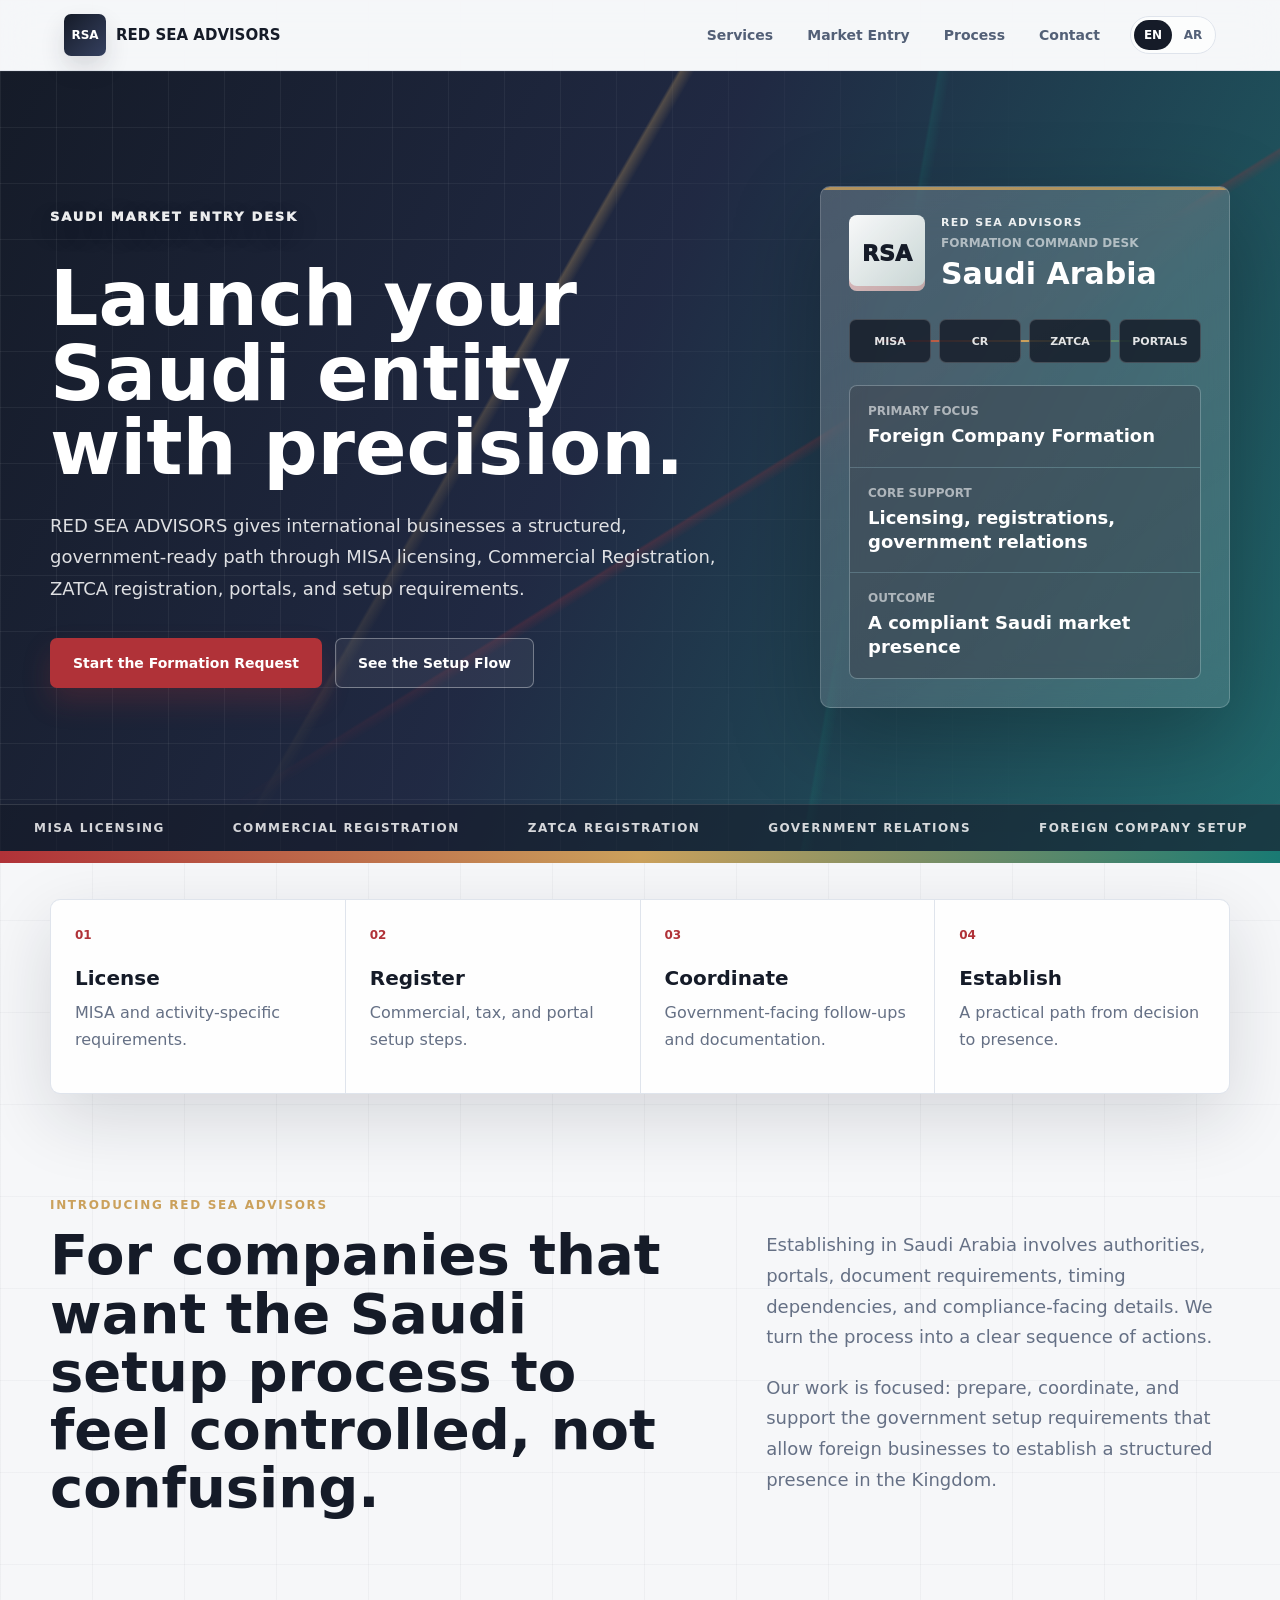
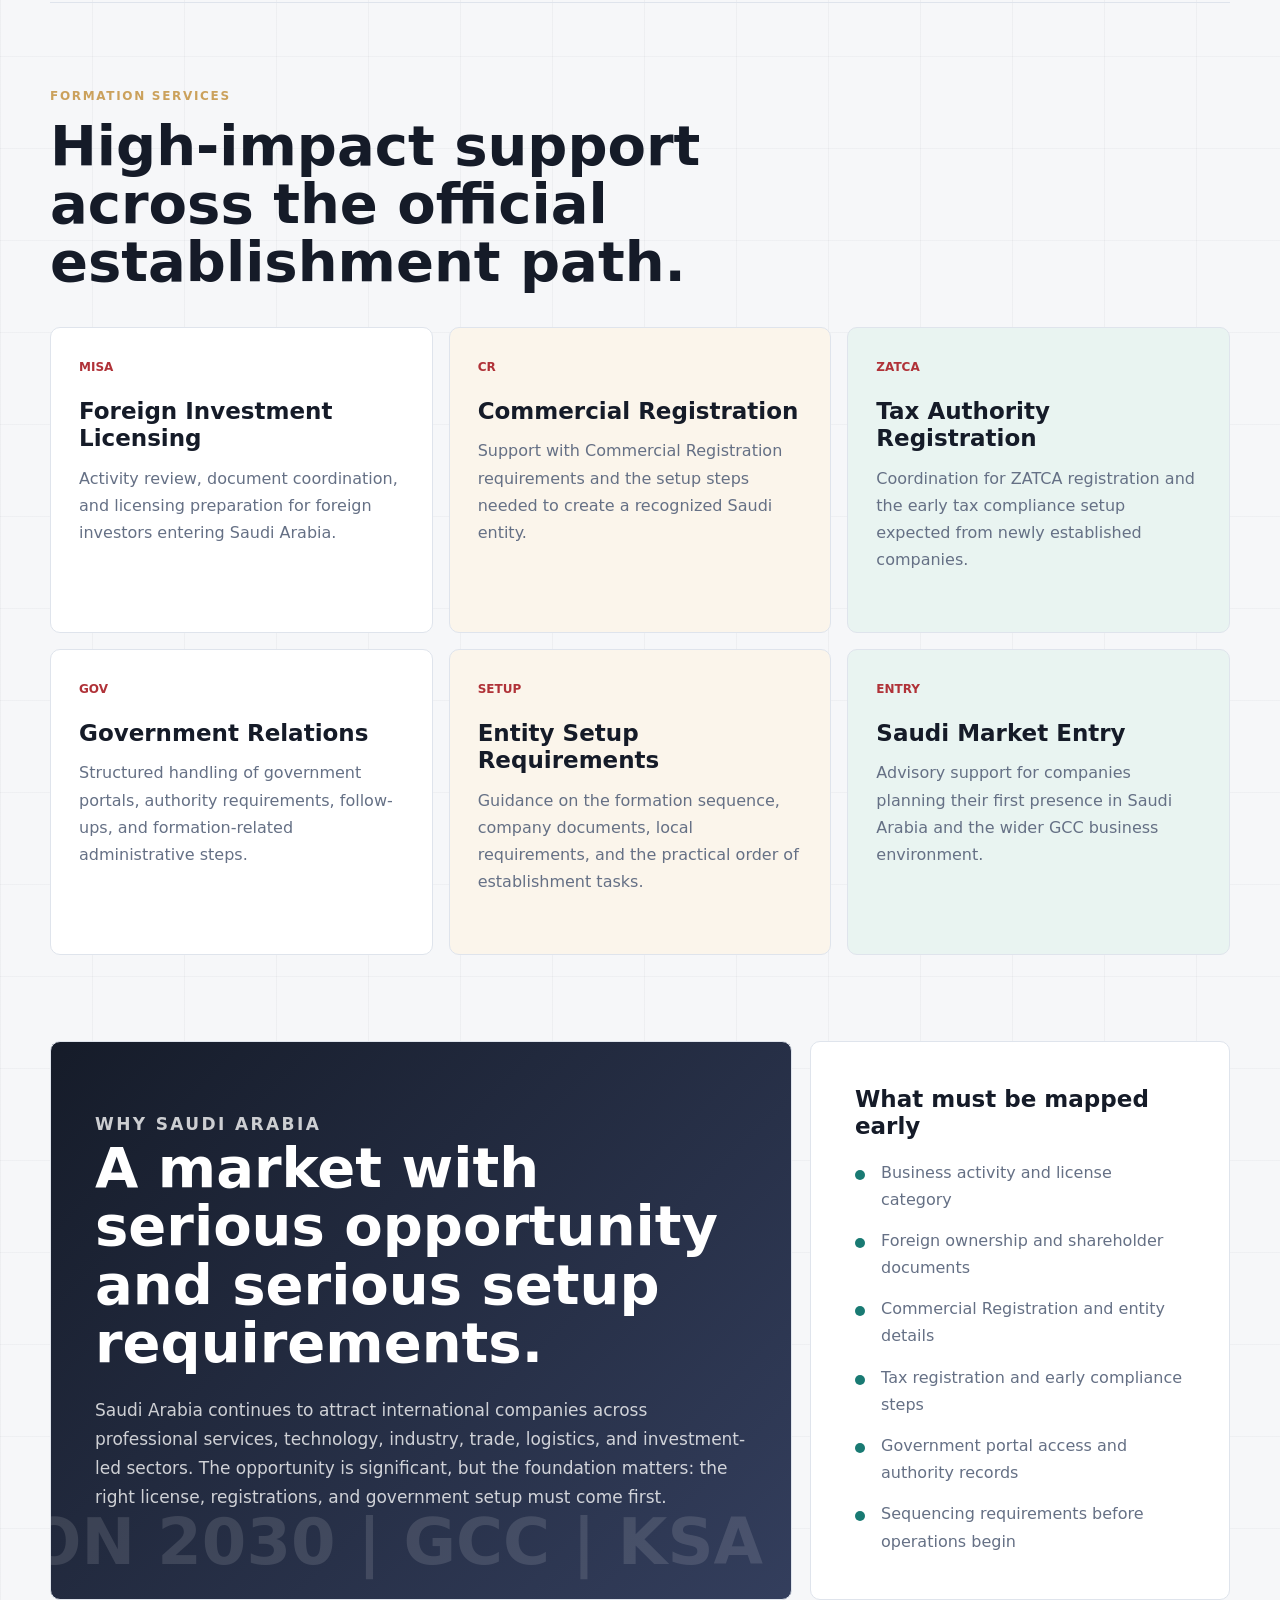
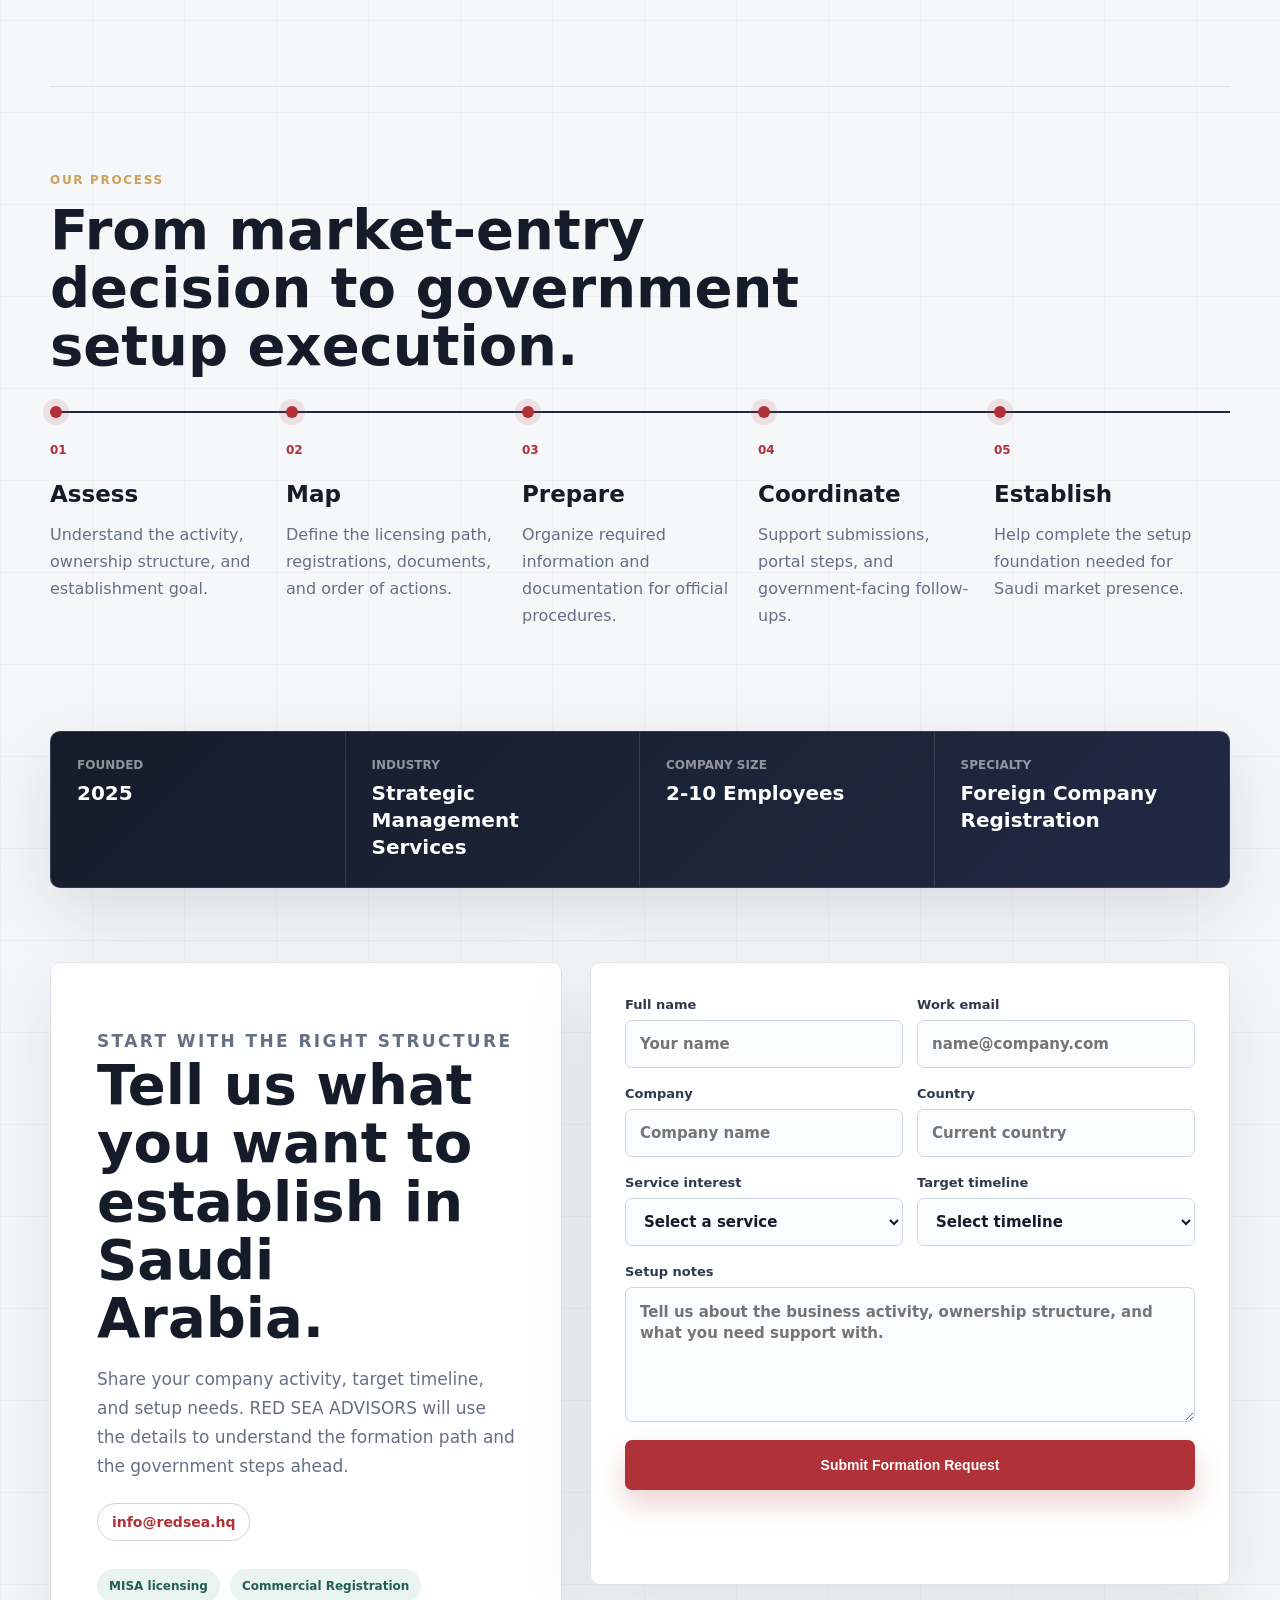
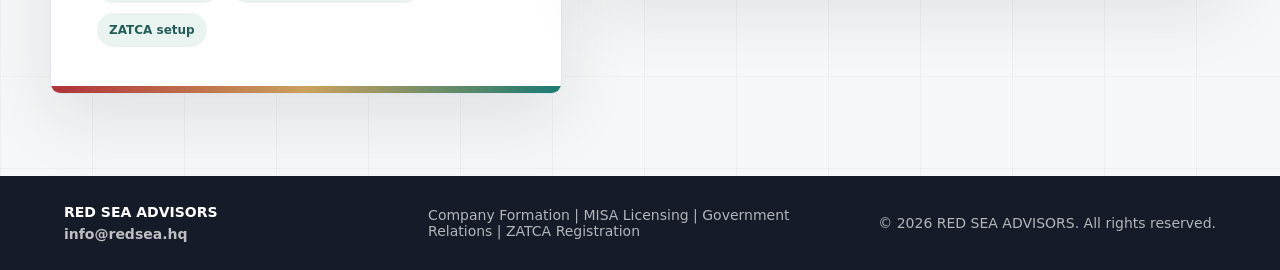
<file: index.html>
<!doctype html>
<html lang="en">
  <head>
    <meta charset="utf-8" />
    <meta name="viewport" content="width=device-width, initial-scale=1" />
    <title>RED SEA ADVISORS | Saudi Company Formation & Market Entry</title>
    <meta
      name="description"
      content="RED SEA ADVISORS supports international businesses with company formation, MISA licensing, commercial registration, ZATCA registration, and government setup in Saudi Arabia."
    />
    <meta property="og:title" content="RED SEA ADVISORS | Saudi Company Formation" />
    <meta
      property="og:description"
      content="Structured support for MISA licensing, Commercial Registration, ZATCA registration, and foreign company setup in Saudi Arabia."
    />
    <meta property="og:type" content="website" />
    <meta property="og:url" content="https://redseahq.com" />
    <meta name="twitter:card" content="summary_large_image" />
    <link rel="stylesheet" href="styles.css" />
    <script src="script.js" defer></script>
    <script type="application/ld+json">
      {
        "@context": "https://schema.org",
        "@type": "Organization",
        "name": "RED SEA ADVISORS",
        "url": "https://redseahq.com",
        "foundingDate": "2025",
        "industry": "Strategic Management Services",
        "description": "Company formation, licensing, registrations, and government setup support for international businesses entering Saudi Arabia.",
        "areaServed": "Saudi Arabia"
      }
    </script>
  </head>
  <body>
    <div class="scroll-progress" aria-hidden="true"></div>

    <header class="site-header">
      <a class="brand" href="#top" aria-label="RED SEA ADVISORS home">
        <span class="brand-mark" aria-hidden="true">RSA</span>
        <span class="brand-name">RED SEA ADVISORS</span>
      </a>
      <div class="header-actions">
        <nav aria-label="Main navigation">
          <a href="#services" data-i18n="nav_services">Services</a>
          <a href="#entry" data-i18n="nav_entry">Market Entry</a>
          <a href="#process" data-i18n="nav_process">Process</a>
          <a href="#contact" data-i18n="nav_contact">Contact</a>
        </nav>
        <div class="language-switch" aria-label="Language switcher">
          <button class="is-active" type="button" data-lang="en">EN</button>
          <button type="button" data-lang="ar">AR</button>
        </div>
      </div>
    </header>

    <main id="top">
      <section class="hero">
        <div class="hero-grid" aria-hidden="true"></div>
        <div class="hero-route" aria-hidden="true"></div>
        <div class="hero-layout">
          <div class="hero-copy reveal">
            <p class="eyebrow" data-i18n="hero_kicker">Saudi market entry desk</p>
            <h1 data-i18n="hero_title">Launch your Saudi entity with precision.</h1>
            <p data-i18n="hero_body">
              RED SEA ADVISORS gives international businesses a structured,
              government-ready path through MISA licensing, Commercial
              Registration, ZATCA registration, portals, and setup requirements.
            </p>
            <div class="hero-actions">
              <a class="button primary" href="#contact" data-i18n="hero_cta">Start the Formation Request</a>
              <a class="button ghost" href="#process" data-i18n="hero_secondary">See the Setup Flow</a>
            </div>
          </div>

          <aside class="command-panel reveal delay-1" aria-label="Saudi setup command panel">
            <div class="panel-top">
              <div class="panel-logo" aria-hidden="true">RSA</div>
              <div>
                <small>RED SEA ADVISORS</small>
                <span data-i18n="panel_kicker">Formation Command Desk</span>
                <strong data-i18n="panel_country">Saudi Arabia</strong>
              </div>
            </div>
            <div class="flow-track" aria-hidden="true">
              <span>MISA</span>
              <span>CR</span>
              <span>ZATCA</span>
              <span>PORTALS</span>
            </div>
            <div class="panel-metrics">
              <div>
                <span data-i18n="panel_primary_label">Primary Focus</span>
                <strong data-i18n="panel_primary_value">Foreign Company Formation</strong>
              </div>
              <div>
                <span data-i18n="panel_core_label">Core Support</span>
                <strong data-i18n="panel_core_value">Licensing, registrations, government relations</strong>
              </div>
              <div>
                <span data-i18n="panel_outcome_label">Outcome</span>
                <strong data-i18n="panel_outcome_value">A compliant Saudi market presence</strong>
              </div>
            </div>
          </aside>
        </div>
        <div class="ticker" aria-label="RED SEA ADVISORS capabilities">
          <div>
            <span data-i18n="ticker_misa">MISA Licensing</span>
            <span data-i18n="ticker_cr">Commercial Registration</span>
            <span data-i18n="ticker_zatca">ZATCA Registration</span>
            <span data-i18n="ticker_gov">Government Relations</span>
            <span data-i18n="ticker_setup">Foreign Company Setup</span>
            <span data-i18n="ticker_entry">Saudi Market Entry</span>
            <span data-i18n="ticker_misa">MISA Licensing</span>
            <span data-i18n="ticker_cr">Commercial Registration</span>
            <span data-i18n="ticker_zatca">ZATCA Registration</span>
            <span data-i18n="ticker_gov">Government Relations</span>
            <span data-i18n="ticker_setup">Foreign Company Setup</span>
            <span data-i18n="ticker_entry">Saudi Market Entry</span>
          </div>
        </div>
      </section>

      <section class="signal-bar reveal" aria-label="Key capabilities">
        <div>
          <span>01</span>
          <strong data-i18n="signal_1_title">License</strong>
          <p data-i18n="signal_1_body">MISA and activity-specific requirements.</p>
        </div>
        <div>
          <span>02</span>
          <strong data-i18n="signal_2_title">Register</strong>
          <p data-i18n="signal_2_body">Commercial, tax, and portal setup steps.</p>
        </div>
        <div>
          <span>03</span>
          <strong data-i18n="signal_3_title">Coordinate</strong>
          <p data-i18n="signal_3_body">Government-facing follow-ups and documentation.</p>
        </div>
        <div>
          <span>04</span>
          <strong data-i18n="signal_4_title">Establish</strong>
          <p data-i18n="signal_4_body">A practical path from decision to presence.</p>
        </div>
      </section>

      <section class="positioning reveal">
        <div>
          <p class="section-kicker" data-i18n="intro_kicker">Introducing RED SEA ADVISORS</p>
          <h2 data-i18n="intro_title">For companies that want the Saudi setup process to feel controlled, not confusing.</h2>
        </div>
        <div class="positioning-copy">
          <p data-i18n="intro_body_1">
            Establishing in Saudi Arabia involves authorities, portals,
            document requirements, timing dependencies, and compliance-facing
            details. We turn the process into a clear sequence of actions.
          </p>
          <p data-i18n="intro_body_2">
            Our work is focused: prepare, coordinate, and support the government
            setup requirements that allow foreign businesses to establish a
            structured presence in the Kingdom.
          </p>
        </div>
      </section>

      <section class="services" id="services">
        <div class="section-heading reveal">
          <p class="section-kicker" data-i18n="services_kicker">Formation Services</p>
          <h2 data-i18n="services_title">High-impact support across the official establishment path.</h2>
        </div>
        <div class="service-grid">
          <article class="reveal">
            <span>MISA</span>
            <h3 data-i18n="service_1_title">Foreign Investment Licensing</h3>
            <p data-i18n="service_1_body">
              Activity review, document coordination, and licensing preparation
              for foreign investors entering Saudi Arabia.
            </p>
          </article>
          <article class="reveal delay-1">
            <span>CR</span>
            <h3 data-i18n="service_2_title">Commercial Registration</h3>
            <p data-i18n="service_2_body">
              Support with Commercial Registration requirements and the setup
              steps needed to create a recognized Saudi entity.
            </p>
          </article>
          <article class="reveal delay-2">
            <span>ZATCA</span>
            <h3 data-i18n="service_3_title">Tax Authority Registration</h3>
            <p data-i18n="service_3_body">
              Coordination for ZATCA registration and the early tax compliance
              setup expected from newly established companies.
            </p>
          </article>
          <article class="reveal">
            <span>GOV</span>
            <h3 data-i18n="service_4_title">Government Relations</h3>
            <p data-i18n="service_4_body">
              Structured handling of government portals, authority requirements,
              follow-ups, and formation-related administrative steps.
            </p>
          </article>
          <article class="reveal delay-1">
            <span>SETUP</span>
            <h3 data-i18n="service_5_title">Entity Setup Requirements</h3>
            <p data-i18n="service_5_body">
              Guidance on the formation sequence, company documents, local
              requirements, and the practical order of establishment tasks.
            </p>
          </article>
          <article class="reveal delay-2">
            <span>ENTRY</span>
            <h3 data-i18n="service_6_title">Saudi Market Entry</h3>
            <p data-i18n="service_6_body">
              Advisory support for companies planning their first presence in
              Saudi Arabia and the wider GCC business environment.
            </p>
          </article>
        </div>
      </section>

      <section class="entry" id="entry">
        <div class="entry-card reveal">
          <p class="section-kicker" data-i18n="entry_kicker">Why Saudi Arabia</p>
          <h2 data-i18n="entry_title">A market with serious opportunity and serious setup requirements.</h2>
          <p data-i18n="entry_body">
            Saudi Arabia continues to attract international companies across
            professional services, technology, industry, trade, logistics, and
            investment-led sectors. The opportunity is significant, but the
            foundation matters: the right license, registrations, and government
            setup must come first.
          </p>
        </div>
        <div class="checklist reveal delay-1" aria-label="Market entry checklist">
          <h3 data-i18n="checklist_title">What must be mapped early</h3>
          <ul>
            <li data-i18n="checklist_1">Business activity and license category</li>
            <li data-i18n="checklist_2">Foreign ownership and shareholder documents</li>
            <li data-i18n="checklist_3">Commercial Registration and entity details</li>
            <li data-i18n="checklist_4">Tax registration and early compliance steps</li>
            <li data-i18n="checklist_5">Government portal access and authority records</li>
            <li data-i18n="checklist_6">Sequencing requirements before operations begin</li>
          </ul>
        </div>
      </section>

      <section class="process" id="process">
        <div class="section-heading reveal">
          <p class="section-kicker" data-i18n="process_kicker">Our Process</p>
          <h2 data-i18n="process_title">From market-entry decision to government setup execution.</h2>
        </div>
        <div class="process-list">
          <article class="reveal">
            <span>01</span>
            <h3 data-i18n="process_1_title">Assess</h3>
            <p data-i18n="process_1_body">Understand the activity, ownership structure, and establishment goal.</p>
          </article>
          <article class="reveal delay-1">
            <span>02</span>
            <h3 data-i18n="process_2_title">Map</h3>
            <p data-i18n="process_2_body">Define the licensing path, registrations, documents, and order of actions.</p>
          </article>
          <article class="reveal delay-2">
            <span>03</span>
            <h3 data-i18n="process_3_title">Prepare</h3>
            <p data-i18n="process_3_body">Organize required information and documentation for official procedures.</p>
          </article>
          <article class="reveal delay-3">
            <span>04</span>
            <h3 data-i18n="process_4_title">Coordinate</h3>
            <p data-i18n="process_4_body">Support submissions, portal steps, and government-facing follow-ups.</p>
          </article>
          <article class="reveal delay-4">
            <span>05</span>
            <h3 data-i18n="process_5_title">Establish</h3>
            <p data-i18n="process_5_body">Help complete the setup foundation needed for Saudi market presence.</p>
          </article>
        </div>
      </section>

      <section class="proof reveal">
        <div>
          <span data-i18n="proof_founded">Founded</span>
          <strong>2025</strong>
        </div>
        <div>
          <span data-i18n="proof_industry_label">Industry</span>
          <strong data-i18n="proof_industry_value">Strategic Management Services</strong>
        </div>
        <div>
          <span data-i18n="proof_size_label">Company Size</span>
          <strong data-i18n="proof_size_value">2-10 Employees</strong>
        </div>
        <div>
          <span data-i18n="proof_specialty_label">Specialty</span>
          <strong data-i18n="proof_specialty_value">Foreign Company Registration</strong>
        </div>
      </section>

      <section class="contact" id="contact">
        <div class="contact-copy reveal">
          <p class="section-kicker" data-i18n="contact_kicker">Start with the right structure</p>
          <h2 data-i18n="contact_title">Tell us what you want to establish in Saudi Arabia.</h2>
          <p data-i18n="contact_body">
            Share your company activity, target timeline, and setup needs.
            RED SEA ADVISORS will use the details to understand the formation
            path and the government steps ahead.
          </p>
          <a class="email-link" href="mailto:info@redsea.hq">info@redsea.hq</a>
          <div class="contact-points">
            <span data-i18n="contact_point_misa">MISA licensing</span>
            <span data-i18n="contact_point_cr">Commercial Registration</span>
            <span data-i18n="contact_point_zatca">ZATCA setup</span>
          </div>
        </div>

        <form
          class="contact-form reveal delay-1"
          id="formation-form"
          action="https://formspree.io/f/mjgjyobz"
          method="POST"
        >
          <input type="hidden" name="_subject" value="New RED SEA ADVISORS formation request" />
          <input type="text" name="_gotcha" class="hidden-field" autocomplete="off" tabindex="-1" />
          <div class="form-row">
            <label>
              <span data-i18n="form_name">Full name</span>
              <input name="name" type="text" autocomplete="name" placeholder="Your name" data-i18n-placeholder="placeholder_name" required />
            </label>
            <label>
              <span data-i18n="form_email">Work email</span>
              <input name="email" type="email" autocomplete="email" placeholder="name@company.com" data-i18n-placeholder="placeholder_email" required />
            </label>
          </div>
          <div class="form-row">
            <label>
              <span data-i18n="form_company">Company</span>
              <input name="company" type="text" autocomplete="organization" placeholder="Company name" data-i18n-placeholder="placeholder_company" />
            </label>
            <label>
              <span data-i18n="form_country">Country</span>
              <input name="country" type="text" autocomplete="country-name" placeholder="Current country" data-i18n-placeholder="placeholder_country" />
            </label>
          </div>
          <div class="form-row">
            <label>
              <span data-i18n="form_service">Service interest</span>
              <select name="service" required>
                <option value="" data-i18n="option_service">Select a service</option>
                <option data-i18n="option_misa">MISA Licensing</option>
                <option data-i18n="option_cr">Commercial Registration</option>
                <option data-i18n="option_zatca">ZATCA Registration</option>
                <option data-i18n="option_gov">Government Relations</option>
                <option data-i18n="option_full">Full Company Formation</option>
              </select>
            </label>
            <label>
              <span data-i18n="form_timeline">Target timeline</span>
              <select name="timeline">
                <option value="" data-i18n="option_timeline">Select timeline</option>
                <option data-i18n="option_now">Immediately</option>
                <option data-i18n="option_30">Within 30 days</option>
                <option data-i18n="option_90">1-3 months</option>
                <option data-i18n="option_explore">Exploring options</option>
              </select>
            </label>
          </div>
          <label>
            <span data-i18n="form_notes">Setup notes</span>
            <textarea
              name="message"
              rows="5"
              placeholder="Tell us about the business activity, ownership structure, and what you need support with."
              data-i18n-placeholder="placeholder_message"
              required
            ></textarea>
          </label>
          <button class="button primary form-button" type="submit" data-i18n="form_submit">Submit Formation Request</button>
          <p class="form-status" role="status" aria-live="polite"></p>
        </form>
      </section>
    </main>

    <footer>
      <div class="footer-brand">
        <strong>RED SEA ADVISORS</strong>
        <a href="mailto:info@redsea.hq">info@redsea.hq</a>
      </div>
      <span data-i18n="footer_services">Company Formation | MISA Licensing | Government Relations | ZATCA Registration</span>
      <span data-i18n="footer_rights">© 2026 RED SEA ADVISORS. All rights reserved.</span>
    </footer>
  </body>
</html>
</file>
<file: styles.css>
:root {
  --ink: #151b28;
  --deep: #202943;
  --blue: #35405f;
  --muted: #657085;
  --line: #dfe4ec;
  --paper: #f6f7f9;
  --white: #ffffff;
  --red: #b03238;
  --red-dark: #87272d;
  --gold: #cba15c;
  --teal: #197a73;
  --mint: #e9f4f1;
  --warm: #fbf5eb;
}

* {
  box-sizing: border-box;
}

html {
  scroll-behavior: smooth;
}

body {
  margin: 0;
  font-family: Inter, ui-sans-serif, system-ui, -apple-system, BlinkMacSystemFont, "Segoe UI", sans-serif;
  color: var(--ink);
  background:
    linear-gradient(90deg, rgba(21, 27, 40, 0.035) 1px, transparent 1px),
    linear-gradient(rgba(21, 27, 40, 0.03) 1px, transparent 1px),
    var(--paper);
  background-size: 92px 92px;
}

section {
  scroll-margin-top: 96px;
}

a {
  color: inherit;
  text-decoration: none;
}

.scroll-progress {
  position: fixed;
  top: 0;
  left: 0;
  z-index: 50;
  width: calc(var(--scroll-progress, 0) * 100%);
  height: 4px;
  background: linear-gradient(90deg, var(--red), var(--gold), var(--teal));
  transform-origin: left;
}

.site-header {
  position: sticky;
  top: 0;
  z-index: 20;
  display: flex;
  align-items: center;
  justify-content: space-between;
  gap: 22px;
  padding: 14px clamp(20px, 5vw, 74px);
  background: rgba(246, 247, 249, 0.9);
  border-bottom: 1px solid rgba(223, 228, 236, 0.86);
  backdrop-filter: blur(18px);
  transition: box-shadow 200ms ease, background-color 200ms ease;
}

.site-header.is-scrolled {
  background: rgba(255, 255, 255, 0.94);
  box-shadow: 0 18px 55px rgba(21, 27, 40, 0.12);
}

.brand {
  display: inline-flex;
  align-items: center;
  gap: 10px;
  color: var(--ink);
  letter-spacing: 0;
}

.brand-mark {
  display: inline-flex;
  align-items: center;
  justify-content: center;
  width: 42px;
  height: 42px;
  border-radius: 7px;
  background: linear-gradient(135deg, var(--ink), var(--blue));
  color: var(--white);
  font-size: 12px;
  font-weight: 900;
  box-shadow: 0 12px 24px rgba(21, 27, 40, 0.14);
}

.brand-name {
  font-size: 15px;
  font-weight: 900;
}

nav {
  display: flex;
  align-items: center;
  gap: clamp(12px, 2.8vw, 34px);
  color: #536077;
  font-size: 14px;
  font-weight: 760;
}

nav a {
  position: relative;
  padding: 10px 0;
}

nav a::after {
  content: "";
  position: absolute;
  left: 0;
  right: 0;
  bottom: 4px;
  height: 2px;
  background: var(--red);
  transform: scaleX(0);
  transform-origin: left;
  transition: transform 180ms ease;
}

nav a:hover {
  color: var(--red);
}

nav a:hover::after {
  transform: scaleX(1);
}

.header-actions {
  display: flex;
  align-items: center;
  gap: clamp(14px, 3vw, 30px);
}

.language-switch {
  display: inline-grid;
  grid-template-columns: repeat(2, 1fr);
  gap: 2px;
  padding: 3px;
  border: 1px solid var(--line);
  border-radius: 999px;
  background: rgba(255, 255, 255, 0.72);
  direction: ltr;
}

.language-switch button {
  min-width: 38px;
  min-height: 30px;
  border: 0;
  border-radius: 999px;
  background: transparent;
  color: #536077;
  font: inherit;
  font-size: 12px;
  font-weight: 900;
  cursor: pointer;
}

.language-switch button.is-active {
  background: var(--ink);
  color: var(--white);
}

.hero {
  position: relative;
  min-height: 88vh;
  overflow: hidden;
  color: var(--white);
  background:
    linear-gradient(115deg, rgba(21, 27, 40, 0.98), rgba(32, 41, 67, 0.92) 46%, rgba(25, 122, 115, 0.72)),
    linear-gradient(135deg, var(--ink), var(--blue));
}

.hero-grid {
  position: absolute;
  inset: 0;
  background:
    linear-gradient(rgba(255, 255, 255, 0.06) 1px, transparent 1px),
    linear-gradient(90deg, rgba(255, 255, 255, 0.06) 1px, transparent 1px);
  background-size: 56px 56px;
  mask-image: linear-gradient(90deg, #000 0%, rgba(0, 0, 0, 0.88) 42%, transparent 85%);
  animation: grid-drift 18s linear infinite;
}

.hero-route {
  position: absolute;
  inset: 0;
  background:
    linear-gradient(120deg, transparent 0 39%, rgba(203, 161, 92, 0.35) 39.2%, transparent 40%),
    linear-gradient(148deg, transparent 0 55%, rgba(176, 50, 56, 0.28) 55.2%, transparent 56%),
    linear-gradient(100deg, transparent 0 66%, rgba(25, 122, 115, 0.24) 66.2%, transparent 67%);
  opacity: 0.85;
  mask-image: linear-gradient(90deg, transparent 0%, transparent 18%, #000 44%, #000 100%);
}

.hero::after {
  content: "";
  position: absolute;
  left: 0;
  right: 0;
  bottom: 0;
  height: 12px;
  background: linear-gradient(90deg, var(--red), var(--gold), var(--teal));
}

.hero-layout {
  position: relative;
  width: min(1180px, calc(100% - 40px));
  min-height: 88vh;
  margin: 0 auto;
  display: grid;
  grid-template-columns: minmax(0, 1.02fr) 410px;
  align-items: center;
  gap: clamp(36px, 6vw, 86px);
  padding: 78px 0 118px;
}

.eyebrow,
.section-kicker {
  margin: 0 0 14px;
  color: var(--gold);
  font-size: 12px;
  font-weight: 850;
  letter-spacing: 0.14em;
  text-transform: uppercase;
}

.hero .eyebrow {
  color: rgba(255, 255, 255, 0.92);
  font-size: 13px;
  font-weight: 950;
  text-shadow: 0 10px 30px rgba(0, 0, 0, 0.28);
}

h1,
h2,
h3,
p {
  margin-top: 0;
}

h1 {
  max-width: 720px;
  margin-bottom: 24px;
  font-size: clamp(46px, 6.4vw, 76px);
  line-height: 0.98;
  letter-spacing: 0;
}

.hero-copy p {
  max-width: 680px;
  margin-bottom: 34px;
  color: rgba(255, 255, 255, 0.86);
  font-size: 18px;
  line-height: 1.75;
}

.hero-actions {
  display: flex;
  flex-wrap: wrap;
  gap: 13px;
}

.button {
  display: inline-flex;
  align-items: center;
  justify-content: center;
  min-height: 50px;
  padding: 0 22px;
  border: 1px solid transparent;
  border-radius: 7px;
  font-size: 14px;
  font-weight: 850;
  white-space: nowrap;
  cursor: pointer;
  transition: transform 180ms ease, background-color 180ms ease, border-color 180ms ease, box-shadow 180ms ease;
}

.button:hover {
  transform: translateY(-2px);
}

.button.primary {
  background: var(--red);
  color: var(--white);
  box-shadow: 0 14px 28px rgba(176, 50, 56, 0.22);
}

.button.primary:hover {
  background: var(--red-dark);
  box-shadow: 0 18px 34px rgba(176, 50, 56, 0.28);
}

.button.ghost {
  color: var(--white);
  border-color: rgba(255, 255, 255, 0.34);
  background: rgba(255, 255, 255, 0.06);
}

.command-panel {
  position: relative;
  padding: 28px;
  overflow: hidden;
  border: 1px solid rgba(255, 255, 255, 0.18);
  border-radius: 10px;
  background:
    linear-gradient(145deg, rgba(255, 255, 255, 0.13), rgba(255, 255, 255, 0.055)),
    rgba(255, 255, 255, 0.08);
  box-shadow: 0 30px 90px rgba(0, 0, 0, 0.26);
  backdrop-filter: blur(22px);
}

.command-panel::before {
  content: "";
  position: absolute;
  inset: 0;
  border-top: 3px solid rgba(203, 161, 92, 0.8);
  pointer-events: none;
}

.panel-top {
  display: flex;
  align-items: center;
  gap: 16px;
  margin-bottom: 28px;
}

.panel-logo {
  display: inline-flex;
  align-items: center;
  justify-content: center;
  width: 76px;
  height: 76px;
  border-radius: 8px;
  background: linear-gradient(135deg, rgba(255, 255, 255, 0.96), rgba(220, 232, 228, 0.86));
  color: var(--ink);
  font-size: 22px;
  font-weight: 950;
  box-shadow: inset 0 -5px 0 rgba(176, 50, 56, 0.28);
}

.panel-top small {
  display: block;
  margin-bottom: 7px;
  color: rgba(255, 255, 255, 0.9);
  font-size: 11px;
  font-weight: 900;
  letter-spacing: 0.12em;
}

.panel-top span,
.panel-metrics span {
  display: block;
  margin-bottom: 6px;
  color: rgba(255, 255, 255, 0.58);
  font-size: 12px;
  font-weight: 820;
  text-transform: uppercase;
}

.panel-top strong {
  font-size: 30px;
}

.flow-track {
  position: relative;
  display: grid;
  grid-template-columns: repeat(4, 1fr);
  gap: 8px;
  margin-bottom: 22px;
}

.flow-track::before {
  content: "";
  position: absolute;
  top: 50%;
  left: 8%;
  right: 8%;
  height: 2px;
  background: linear-gradient(90deg, var(--red), var(--gold), var(--teal));
  transform: translateY(-50%);
}

.flow-track span {
  position: relative;
  display: inline-flex;
  align-items: center;
  justify-content: center;
  min-height: 44px;
  border: 1px solid rgba(255, 255, 255, 0.18);
  border-radius: 7px;
  background: rgba(21, 27, 40, 0.82);
  color: rgba(255, 255, 255, 0.88);
  font-size: 11px;
  font-weight: 900;
}

.panel-metrics {
  display: grid;
  gap: 1px;
  overflow: hidden;
  border: 1px solid rgba(255, 255, 255, 0.12);
  border-radius: 8px;
  background: rgba(255, 255, 255, 0.12);
}

.panel-metrics div {
  padding: 18px;
  background: rgba(21, 27, 40, 0.38);
}

.panel-metrics strong {
  display: block;
  font-size: 18px;
  line-height: 1.35;
}

.ticker {
  position: absolute;
  left: 0;
  right: 0;
  bottom: 12px;
  overflow: hidden;
  border-top: 1px solid rgba(255, 255, 255, 0.13);
  background: rgba(21, 27, 40, 0.58);
}

.ticker div {
  display: flex;
  width: max-content;
  animation: ticker-move 28s linear infinite;
}

.ticker span {
  padding: 16px 34px;
  color: rgba(255, 255, 255, 0.82);
  font-size: 12px;
  font-weight: 880;
  letter-spacing: 0.12em;
  text-transform: uppercase;
}

.signal-bar,
.positioning,
.services,
.entry,
.process,
.proof,
.contact {
  width: min(1180px, calc(100% - 40px));
  margin: 0 auto;
}

.signal-bar {
  display: grid;
  grid-template-columns: repeat(4, minmax(0, 1fr));
  gap: 1px;
  margin-top: 36px;
  position: relative;
  z-index: 4;
  overflow: hidden;
  border: 1px solid var(--line);
  border-radius: 10px;
  background: var(--line);
  box-shadow: 0 24px 70px rgba(21, 27, 40, 0.14);
}

.signal-bar div {
  min-height: 168px;
  padding: 24px;
  background: rgba(255, 255, 255, 0.96);
  transition: transform 180ms ease, background-color 180ms ease;
}

.signal-bar div:hover {
  transform: translateY(-4px);
  background: var(--white);
}

.signal-bar span,
.service-grid span,
.process-list span {
  display: inline-block;
  margin-bottom: 24px;
  color: var(--red);
  font-size: 12px;
  font-weight: 850;
}

.signal-bar strong {
  display: block;
  margin-bottom: 9px;
  font-size: 20px;
}

.signal-bar p,
.service-grid p,
.process-list p,
.entry p,
.positioning-copy p,
.contact p,
.checklist li {
  color: var(--muted);
  line-height: 1.7;
}

.positioning {
  display: grid;
  grid-template-columns: minmax(0, 1fr) minmax(320px, 0.72fr);
  gap: 72px;
  padding: 104px 0 84px;
}

.positioning h2,
.section-heading h2,
.entry h2,
.contact h2 {
  margin-bottom: 0;
  font-size: clamp(34px, 4.4vw, 56px);
  line-height: 1.04;
  letter-spacing: 0;
}

.positioning-copy {
  padding-top: 32px;
}

.positioning-copy p {
  margin-bottom: 20px;
  font-size: 18px;
}

.services,
.process {
  padding: 86px 0;
  border-top: 1px solid var(--line);
}

.section-heading {
  max-width: 850px;
  margin-bottom: 36px;
}

.service-grid {
  display: grid;
  grid-template-columns: repeat(3, minmax(0, 1fr));
  grid-auto-rows: 1fr;
  gap: 16px;
}

.service-grid article {
  position: relative;
  min-height: 306px;
  height: 100%;
  padding: 28px;
  overflow: hidden;
  border: 1px solid var(--line);
  border-radius: 10px;
  background: var(--white);
  transition: transform 220ms ease, box-shadow 220ms ease, border-color 220ms ease;
}

.service-grid article::after {
  content: "";
  position: absolute;
  inset: auto 0 0 0;
  height: 4px;
  background: linear-gradient(90deg, var(--red), var(--gold), var(--teal));
  transform: scaleX(0);
  transform-origin: left;
  transition: transform 220ms ease;
}

.service-grid article:hover {
  transform: translateY(-7px);
  border-color: rgba(176, 50, 56, 0.3);
  box-shadow: 0 24px 60px rgba(21, 27, 40, 0.12);
}

.service-grid article:hover::after {
  transform: scaleX(1);
}

.service-grid article:nth-child(2),
.service-grid article:nth-child(5) {
  background: var(--warm);
}

.service-grid article:nth-child(3),
.service-grid article:nth-child(6) {
  background: var(--mint);
}

.service-grid h3,
.process-list h3,
.checklist h3 {
  margin-bottom: 12px;
  font-size: 23px;
  line-height: 1.18;
}

.entry {
  display: grid;
  grid-template-columns: minmax(0, 1fr) 420px;
  gap: 18px;
  align-items: stretch;
  padding: 0 0 86px;
}

.entry-card,
.checklist {
  padding: clamp(28px, 4vw, 44px);
  border-radius: 10px;
  border: 1px solid var(--line);
}

.entry-card {
  position: relative;
  overflow: hidden;
  color: var(--white);
  background:
    linear-gradient(135deg, rgba(21, 27, 40, 0.96), rgba(53, 64, 95, 0.92)),
    var(--deep);
}

.entry-card::after {
  content: "VISION 2030  |  GCC  |  KSA";
  position: absolute;
  right: 28px;
  bottom: 20px;
  color: rgba(255, 255, 255, 0.12);
  font-size: clamp(32px, 5vw, 68px);
  font-weight: 900;
  white-space: nowrap;
}

.entry-card p {
  position: relative;
  z-index: 1;
  max-width: 740px;
  margin: 24px 0 0;
  color: rgba(255, 255, 255, 0.78);
  font-size: 17px;
}

.checklist {
  background: var(--white);
}

.checklist ul {
  display: grid;
  gap: 14px;
  margin: 18px 0 0;
  padding: 0;
  list-style: none;
}

.checklist li {
  position: relative;
  padding-left: 26px;
}

.checklist li::before {
  content: "";
  position: absolute;
  top: 11px;
  left: 0;
  width: 10px;
  height: 10px;
  border-radius: 50%;
  background: var(--teal);
}

.process-list {
  display: grid;
  grid-template-columns: repeat(5, minmax(0, 1fr));
  gap: 0;
  border-top: 2px solid var(--deep);
}

.process-list article {
  position: relative;
  padding: 26px 18px 0 0;
}

.process-list article::before {
  content: "";
  position: absolute;
  top: -7px;
  left: 0;
  width: 12px;
  height: 12px;
  border-radius: 50%;
  background: var(--red);
  box-shadow: 0 0 0 7px rgba(176, 50, 56, 0.12);
}

.proof {
  display: grid;
  grid-template-columns: repeat(4, minmax(0, 1fr));
  overflow: hidden;
  border: 1px solid rgba(255, 255, 255, 0.12);
  border-radius: 10px;
  background:
    linear-gradient(135deg, rgba(21, 27, 40, 0.96), rgba(32, 41, 67, 0.96)),
    var(--deep);
  box-shadow: 0 24px 70px rgba(21, 27, 40, 0.12);
}

.proof div {
  min-height: 150px;
  padding: 26px;
  border-right: 1px solid rgba(255, 255, 255, 0.12);
}

.proof div:last-child {
  border-right: 0;
}

.proof span {
  display: block;
  margin-bottom: 8px;
  color: rgba(255, 255, 255, 0.52);
  font-size: 12px;
  font-weight: 800;
  text-transform: uppercase;
}

.proof strong {
  display: block;
  color: var(--white);
  font-size: 20px;
  line-height: 1.35;
}

.contact {
  display: grid;
  grid-template-columns: minmax(0, 0.8fr) minmax(420px, 1fr);
  align-items: start;
  gap: 28px;
  margin-top: 74px;
  margin-bottom: 82px;
}

.contact-copy,
.contact-form {
  border: 1px solid var(--line);
  border-radius: 10px;
  background: rgba(255, 255, 255, 0.96);
  box-shadow: 0 24px 70px rgba(21, 27, 40, 0.1);
}

.contact-copy {
  position: sticky;
  top: 112px;
  padding: clamp(28px, 5vw, 46px);
  overflow: hidden;
}

.contact-copy::after {
  content: "";
  position: absolute;
  left: 0;
  right: 0;
  bottom: 0;
  height: 7px;
  background: linear-gradient(90deg, var(--red), var(--gold), var(--teal));
}

.contact p {
  max-width: 720px;
  margin: 18px 0 0;
  font-size: 17px;
}

.contact-points {
  display: flex;
  flex-wrap: wrap;
  gap: 10px;
  margin-top: 28px;
}

.contact-points span {
  display: inline-flex;
  min-height: 34px;
  align-items: center;
  padding: 0 12px;
  border-radius: 999px;
  background: var(--mint);
  color: #245d58;
  font-size: 12px;
  font-weight: 820;
}

.email-link {
  display: inline-flex;
  align-items: center;
  min-height: 38px;
  margin-top: 22px;
  padding: 0 14px;
  border: 1px solid #cbd3df;
  border-radius: 999px;
  background: var(--white);
  color: var(--red);
  font-size: 14px;
  font-weight: 850;
}

.contact-form {
  display: grid;
  gap: 18px;
  padding: clamp(24px, 4vw, 34px);
}

.form-row {
  display: grid;
  grid-template-columns: repeat(2, minmax(0, 1fr));
  gap: 14px;
}

label {
  display: grid;
  gap: 8px;
  color: #30394c;
  font-size: 13px;
  font-weight: 820;
}

input,
select,
textarea {
  width: 100%;
  border: 1px solid #cdd5e1;
  border-radius: 7px;
  background: #fbfcfe;
  color: var(--ink);
  font: inherit;
  font-size: 15px;
  line-height: 1.4;
  outline: none;
  transition: border-color 160ms ease, box-shadow 160ms ease, background-color 160ms ease;
}

input,
select {
  min-height: 48px;
  padding: 0 14px;
}

textarea {
  resize: vertical;
  min-height: 132px;
  padding: 14px;
}

input:focus,
select:focus,
textarea:focus {
  border-color: var(--teal);
  background: var(--white);
  box-shadow: 0 0 0 4px rgba(25, 122, 115, 0.12);
}

.form-button {
  width: 100%;
  border: 0;
  box-shadow: 0 7px 16px rgba(176, 50, 56, 0.12);
}

.form-button:hover {
  box-shadow: 0 10px 22px rgba(176, 50, 56, 0.16);
}

.form-button:disabled {
  cursor: not-allowed;
  opacity: 0.72;
  transform: none;
}

.form-status {
  min-height: 24px;
  margin: 0;
  color: var(--teal);
  font-size: 14px;
  font-weight: 760;
}

.hidden-field {
  position: absolute;
  left: -9999px;
  width: 1px;
  height: 1px;
  opacity: 0;
  pointer-events: none;
}

footer {
  display: grid;
  grid-template-columns: minmax(180px, 0.8fr) minmax(260px, 1fr) auto;
  align-items: center;
  gap: 20px;
  padding: 28px clamp(20px, 5vw, 74px);
  color: rgba(255, 255, 255, 0.68);
  background: var(--ink);
  font-size: 14px;
}

footer strong {
  display: block;
  color: var(--white);
}

footer a {
  display: inline-block;
  margin-top: 6px;
  color: rgba(255, 255, 255, 0.72);
  font-weight: 760;
}

footer span:last-child {
  text-align: end;
}

body.is-rtl {
  direction: ltr;
}

body.is-rtl .brand,
body.is-rtl .header-actions,
body.is-rtl nav,
body.is-rtl .hero-actions,
body.is-rtl .panel-top,
body.is-rtl .contact-points {
  direction: rtl;
}

body.is-rtl .brand-mark,
body.is-rtl .panel-logo,
body.is-rtl .flow-track,
body.is-rtl .language-switch {
  direction: ltr;
}

body.is-rtl .hero-copy,
body.is-rtl .positioning,
body.is-rtl .section-heading,
body.is-rtl .entry,
body.is-rtl .process,
body.is-rtl .contact,
body.is-rtl .contact-form,
body.is-rtl .proof,
body.is-rtl footer {
  direction: rtl;
  text-align: right;
}

body.is-rtl .checklist li {
  padding-right: 26px;
  padding-left: 0;
}

body.is-rtl .checklist li::before {
  right: 0;
  left: auto;
}

body.is-rtl footer span:last-child {
  text-align: left;
}

.reveal {
  opacity: 0;
  transform: translateY(28px);
  transition: opacity 620ms ease, transform 620ms ease;
  transition-delay: var(--reveal-delay, 0ms);
}

.reveal.is-visible {
  opacity: 1;
  transform: translateY(0);
}

.delay-1 {
  --reveal-delay: 90ms;
}

.delay-2 {
  --reveal-delay: 170ms;
}

.delay-3 {
  --reveal-delay: 250ms;
}

.delay-4 {
  --reveal-delay: 330ms;
}

@keyframes grid-drift {
  from {
    background-position: 0 0;
  }

  to {
    background-position: 112px 56px;
  }
}

@keyframes ticker-move {
  from {
    transform: translateX(0);
  }

  to {
    transform: translateX(-50%);
  }
}

@media (prefers-reduced-motion: reduce) {
  *,
  *::before,
  *::after {
    animation-duration: 1ms !important;
    scroll-behavior: auto !important;
    transition-duration: 1ms !important;
  }
}

@media (max-width: 1060px) {
  .hero-layout,
  .positioning,
  .entry,
  .contact {
    grid-template-columns: 1fr;
  }

  .command-panel {
    max-width: 560px;
  }

  .contact-copy {
    position: relative;
    top: auto;
  }

  .signal-bar,
  .service-grid,
  .process-list,
  .proof {
    grid-template-columns: repeat(2, minmax(0, 1fr));
  }

  footer {
    grid-template-columns: 1fr;
  }

  footer span:last-child,
  body.is-rtl footer span:last-child {
    text-align: start;
  }
}

@media (max-width: 680px) {
  .site-header {
    position: static;
    align-items: flex-start;
    flex-direction: column;
  }

  .header-actions {
    width: 100%;
    align-items: stretch;
    flex-direction: column;
    gap: 12px;
  }

  nav {
    width: 100%;
    justify-content: space-between;
    gap: 10px;
    overflow-x: auto;
  }

  .hero,
  .hero-layout {
    min-height: auto;
  }

  .hero-layout {
    padding: 64px 0 110px;
  }

  h1 {
    font-size: 41px;
  }

  .hero-copy p,
  .positioning-copy p {
    font-size: 16px;
  }

  .button {
    width: 100%;
    white-space: normal;
    text-align: center;
  }

  .flow-track {
    grid-template-columns: repeat(2, 1fr);
  }

  .flow-track::before {
    display: none;
  }

  .signal-bar,
  .service-grid,
  .process-list,
  .proof,
  .form-row {
    grid-template-columns: 1fr;
  }

  .positioning,
  .services,
  .process {
    padding: 66px 0;
  }

  .entry {
    padding-bottom: 66px;
  }

  .service-grid article,
  .signal-bar div {
    min-height: auto;
  }

  .process-list {
    gap: 0;
    margin-left: 9px;
    border-top: 0;
    border-left: 2px solid var(--deep);
  }

  .process-list article {
    padding: 0 0 30px 26px;
  }

  .process-list article::before {
    top: 4px;
    left: -7px;
  }

  body.is-rtl .process-list {
    margin-right: 9px;
    margin-left: 0;
    border-right: 2px solid var(--deep);
    border-left: 0;
  }

  body.is-rtl .process-list article {
    padding: 0 26px 30px 0;
  }

  body.is-rtl .process-list article::before {
    right: -7px;
    left: auto;
  }

  .proof div {
    min-height: auto;
    border-right: 0;
    border-bottom: 1px solid rgba(255, 255, 255, 0.12);
  }

  footer span {
    display: block;
    margin-top: 8px;
  }
}
</file>
